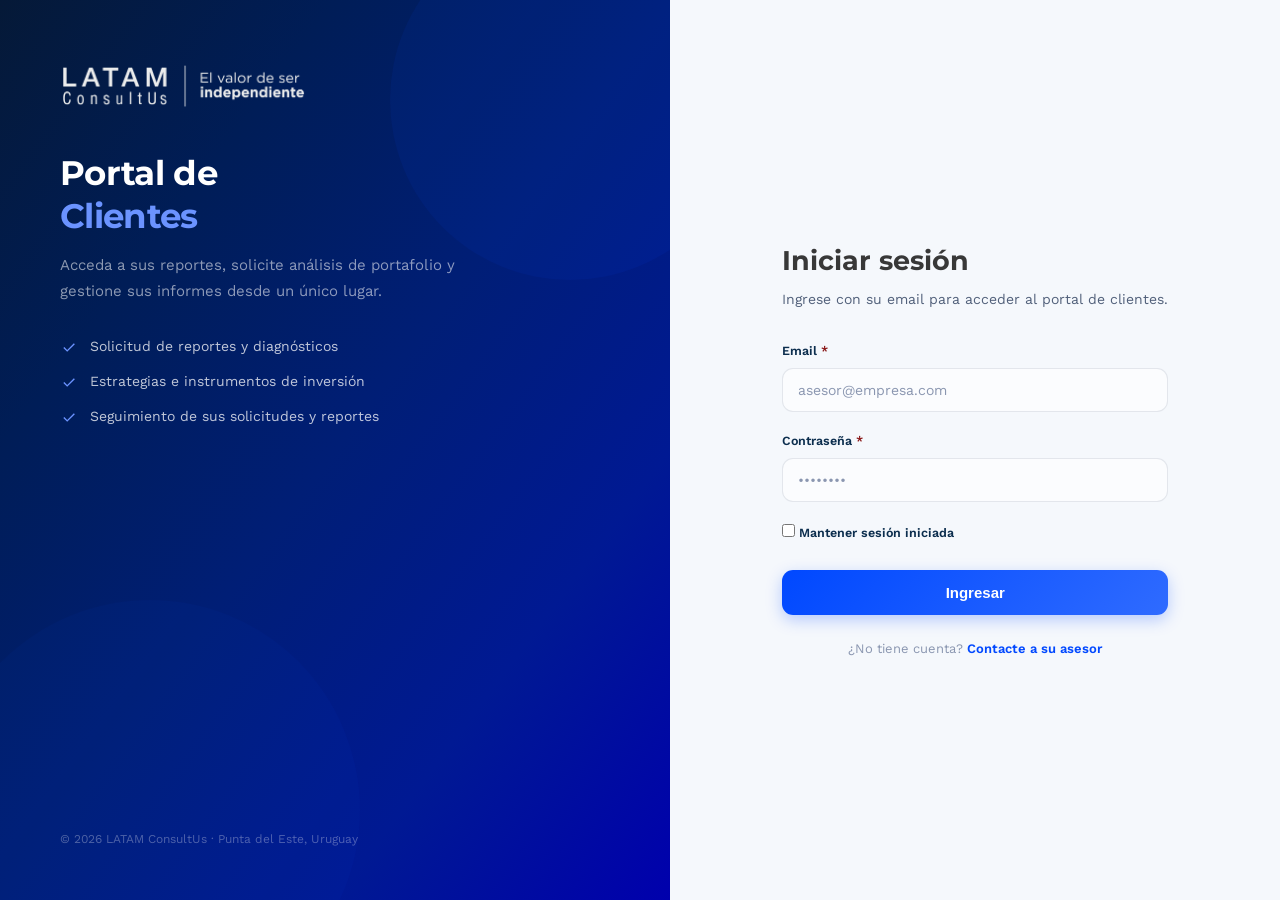
<file: index.html>
<!DOCTYPE html>
<html lang="es">
<head>
<meta charset="UTF-8">
<meta name="viewport" content="width=device-width, initial-scale=1.0">
<title>Acceso clientes — LATAM ConsultUs</title>
<link rel="stylesheet" href="assets/css/styles.css">
</head>
<body>

<div class="login-wrap">

  <!-- ASIDE (marca) -->
  <aside class="login-aside">
    <div class="login-aside-content">
      <a href="https://www.latamconsultus.com/" class="logo on-dark">
        <img src="assets/img/logo-latam-blanco.png" alt="LATAM ConsultUs — El valor de ser independiente" class="brand-logo">
      </a>
      <h2>Portal de<br><span>Clientes</span></h2>
      <p>Acceda a sus reportes, solicite análisis de portafolio y gestione sus informes desde un único lugar.</p>
      <ul class="login-features">
        <li><svg viewBox="0 0 20 20"><path d="M8 13.2L4.8 10l-1.1 1.1L8 15.4l8.5-8.5-1.1-1.1z"/></svg> Solicitud de reportes y diagnósticos</li>
        <li><svg viewBox="0 0 20 20"><path d="M8 13.2L4.8 10l-1.1 1.1L8 15.4l8.5-8.5-1.1-1.1z"/></svg> Estrategias e instrumentos de inversión</li>
        <li><svg viewBox="0 0 20 20"><path d="M8 13.2L4.8 10l-1.1 1.1L8 15.4l8.5-8.5-1.1-1.1z"/></svg> Seguimiento de sus solicitudes y reportes</li>
      </ul>
    </div>
    <div class="login-aside-foot">© 2026 LATAM ConsultUs · Punta del Este, Uruguay</div>
  </aside>

  <!-- LOGIN -->
  <main class="login-main">
    <div class="login-card">
      <h3>Iniciar sesión</h3>
      <p class="sub">Ingrese con su email para acceder al portal de clientes.</p>

      <div class="alert alert-error" id="loginAlert">Por favor ingrese un email válido y su contraseña.</div>

      <form id="loginForm" novalidate>
        <div class="field">
          <label for="usuario">Email <span class="req">*</span></label>
          <input type="email" id="usuario" name="usuario" placeholder="asesor@empresa.com" autocomplete="email">
        </div>
        <div class="field">
          <label for="clave">Contraseña <span class="req">*</span></label>
          <input type="password" id="clave" name="clave" placeholder="••••••••" autocomplete="current-password">
        </div>
        <div class="field">
          <label class="checkbox-field"><input type="checkbox" id="recordar"> Mantener sesión iniciada</label>
        </div>
        <div class="form-actions">
          <button type="submit" class="btn btn-gold btn-block btn-lg">Ingresar</button>
        </div>
      </form>

      <p style="text-align:center; margin-top:24px; font-size:13px; color:var(--text-muted);">
        ¿No tiene cuenta? <a href="https://www.latamconsultus.com/" style="color:var(--blue); font-weight:600;">Contacte a su asesor</a>
      </p>
    </div>
  </main>

</div>

<script src="assets/js/main.js"></script>
</body>
</html>
</file>
<file: assets/css/styles.css>
/* ============================================================
   LATAM ConsultUs — Portal de Clientes
   Hoja de estilos compartida
   ============================================================ */

@import url('https://fonts.googleapis.com/css2?family=Montserrat:wght@500;600;700;800&family=Work+Sans:wght@400;500;600;700&display=swap');

:root {
  --navy: #0C2E4E;        /* primary */
  --navy-mid: #0A2742;
  --navy-light: #266289;  /* secondary steel-blue */
  --navy-dark: #001E3B;
  --gold: #0048FF;        /* accent (electric blue) */
  --gold-light: #6B93FF;
  --gold-deep: #0038CC;
  --bronze: #C1976B;      /* secondary brand accent */
  --white: #FFFFFF;
  --off-white: #F5F8FC;
  --text-primary: #0C2E4E;
  --text-body: #383838;
  --text-secondary: #51607A;
  --text-muted: #8A96B0;
  --border: rgba(12, 46, 78, 0.12);
  --green: #17852C;
  --green-bg: #E7F6EA;
  --blue: #0048FF;
  --blue-soft: #266289;
  --blue-bg: #E6EDFF;
  --amber: #96600A;
  --amber-bg: #FEF3E2;
  --red: #8B1A1A;
  --red-bg: #FDEAEA;
  --shadow-sm: 0 2px 12px rgba(12, 46, 78, 0.06);
  --shadow-md: 0 8px 28px rgba(12, 46, 78, 0.12);
  --radius: 12px;
}

* { box-sizing: border-box; margin: 0; padding: 0; }

html { scroll-behavior: smooth; }

body {
  font-family: 'Work Sans', 'Segoe UI', system-ui, -apple-system, sans-serif;
  background: var(--off-white);
  color: var(--text-body);
  min-height: 100vh;
  line-height: 1.5;
}

h1, h2, h3, h4, .logo-text, .section-title, .phase-title, .card-title,
.feature h2, .mv-card h3, .member .m-name, .stat-item .num, .hero-stat .num,
.team-banner .tb-stat .num, .svc-card h4 {
  font-family: 'Montserrat', 'Segoe UI', system-ui, sans-serif;
}

a { color: inherit; text-decoration: none; }

/* ============================================================
   BRAND / LOGO
   ============================================================ */
.logo {
  display: flex;
  align-items: center;
  gap: 12px;
}
.brand-logo { height: 30px; width: auto; display: block; }
.sidebar .brand-logo { height: 26px; }
.login-aside .brand-logo { height: 40px; }
footer .brand-logo { height: 30px; }
@media (max-width: 600px) { .brand-logo { height: 26px; } }

/* ============================================================
   TOP NAVIGATION (sticky)
   ============================================================ */
.topnav {
  position: sticky;
  top: 0;
  z-index: 50;
  background: var(--navy);
  border-bottom: 1px solid rgba(255, 255, 255, 0.08);
}
.topnav-inner {
  max-width: 1080px;
  margin: 0 auto;
  padding: 14px 32px;
  display: flex;
  align-items: center;
  justify-content: space-between;
  gap: 24px;
}
.nav-links {
  display: flex;
  align-items: center;
  gap: 28px;
  list-style: none;
}
.nav-links a {
  color: rgba(255, 255, 255, 0.7);
  font-size: 14px;
  font-weight: 500;
  transition: color 0.2s;
}
.nav-links a:hover, .nav-links a.active { color: var(--gold-light); }

.btn {
  display: inline-flex;
  align-items: center;
  justify-content: center;
  gap: 8px;
  font-size: 14px;
  font-weight: 600;
  padding: 10px 20px;
  border-radius: 8px;
  border: none;
  cursor: pointer;
  transition: background 0.2s, transform 0.1s, box-shadow 0.2s, color 0.2s;
  white-space: nowrap;
}
.btn-gold { background: var(--gold); color: var(--white); }
.btn-gold:hover { background: var(--gold-deep); }
.btn-outline {
  background: transparent;
  color: var(--gold-light);
  border: 1px solid rgba(0, 72, 255, 0.5);
}
.btn-outline:hover { background: rgba(0, 72, 255, 0.1); }
.btn-navy { background: var(--navy); color: var(--white); }
.btn-navy:hover { background: var(--navy-light); }
.btn-block { width: 100%; }
.btn-lg { padding: 14px 28px; font-size: 15px; }
.btn:active { transform: translateY(1px); }

.nav-toggle {
  display: none;
  background: none;
  border: none;
  cursor: pointer;
  padding: 6px;
}
.nav-toggle span {
  display: block;
  width: 22px; height: 2px;
  background: var(--white);
  margin: 4px 0;
  border-radius: 2px;
}

/* ============================================================
   HEADER (hero)
   ============================================================ */
header.hero {
  background: var(--navy);
  padding: 56px 0 48px;
  position: relative;
  overflow: hidden;
}
header.hero::before {
  content: '';
  position: absolute;
  top: -60px; right: -60px;
  width: 300px; height: 300px;
  border-radius: 50%;
  background: rgba(0, 72, 255, 0.06);
}
header.hero::after {
  content: '';
  position: absolute;
  bottom: -80px; left: 10%;
  width: 400px; height: 400px;
  border-radius: 50%;
  background: rgba(0, 72, 255, 0.04);
}
.header-inner {
  max-width: 900px;
  margin: 0 auto;
  padding: 0 32px;
  position: relative;
  z-index: 1;
}
h1 {
  color: var(--white);
  font-size: 36px;
  font-weight: 700;
  line-height: 1.2;
  margin-bottom: 12px;
  letter-spacing: -0.02em;
}
h1 span { color: var(--gold-light); }
.header-subtitle {
  color: rgba(255, 255, 255, 0.55);
  font-size: 16px;
  line-height: 1.6;
  max-width: 560px;
  margin-bottom: 40px;
}

.stats-row { display: flex; gap: 24px; }
.stat-item {
  background: rgba(255, 255, 255, 0.06);
  border: 1px solid rgba(255, 255, 255, 0.1);
  border-radius: var(--radius);
  padding: 16px 24px;
  text-align: center;
  min-width: 120px;
}
.stat-item .num { font-size: 28px; font-weight: 700; color: var(--gold-light); line-height: 1; }
.stat-item .lbl { font-size: 12px; color: rgba(255, 255, 255, 0.45); margin-top: 4px; }

/* ============================================================
   MAIN
   ============================================================ */
main { max-width: 900px; margin: 0 auto; padding: 48px 32px 80px; }

.section-eyebrow {
  font-size: 12px;
  font-weight: 700;
  letter-spacing: 0.08em;
  text-transform: uppercase;
  color: var(--gold);
  margin-bottom: 8px;
}
.section-title { font-size: 24px; font-weight: 700; margin-bottom: 8px; }
.section-lead { color: var(--text-secondary); font-size: 15px; max-width: 620px; margin-bottom: 32px; }

/* ============================================================
   PHASES (home — automation plan)
   ============================================================ */
.phase { margin-bottom: 48px; }
.phase-header { display: flex; align-items: center; gap: 14px; margin-bottom: 20px; }
.phase-dot { width: 10px; height: 10px; border-radius: 50%; flex-shrink: 0; }
.p1 .phase-dot { background: var(--green); }
.p2 .phase-dot { background: var(--blue); }
.p3 .phase-dot { background: var(--amber); }
.p4 .phase-dot { background: var(--red); }
.phase-badge {
  font-size: 11px; font-weight: 600; padding: 3px 10px; border-radius: 20px;
  letter-spacing: 0.04em; text-transform: uppercase;
}
.p1 .phase-badge { background: var(--green-bg); color: var(--green); }
.p2 .phase-badge { background: var(--blue-bg); color: var(--blue); }
.p3 .phase-badge { background: var(--amber-bg); color: var(--amber); }
.p4 .phase-badge { background: var(--red-bg); color: var(--red); }
.phase-title { font-size: 18px; font-weight: 600; color: var(--text-primary); }
.phase-divider { flex: 1; height: 1px; background: var(--border); }

.tasks { display: flex; flex-direction: column; gap: 8px; }
.task {
  display: flex; align-items: center; justify-content: space-between; gap: 16px;
  background: var(--white); border: 1px solid var(--border); border-radius: var(--radius);
  padding: 14px 18px; transition: border-color 0.2s, box-shadow 0.2s;
}
.task:hover { border-color: rgba(11, 27, 56, 0.2); box-shadow: var(--shadow-sm); }
.task-info { min-width: 0; }
.task-name { font-size: 14px; font-weight: 600; color: var(--text-primary); }
.task-desc { font-size: 12px; color: var(--text-muted); margin-top: 3px; }

.auto-badge {
  font-size: 11px; font-weight: 600; padding: 3px 10px; border-radius: 20px;
  white-space: nowrap; flex-shrink: 0;
}
.auto-100 { background: var(--green-bg); color: var(--green); }
.auto-alto { background: var(--blue-bg); color: var(--blue); }
.auto-parcial { background: var(--amber-bg); color: var(--amber); }

.note {
  margin-top: 12px; padding: 10px 14px; background: var(--blue-bg);
  border-left: 3px solid var(--blue); border-radius: 0 8px 8px 0;
  font-size: 12px; color: var(--blue); line-height: 1.6;
}

.legend {
  display: flex; gap: 20px; margin-bottom: 40px; padding: 16px 20px;
  background: var(--white); border: 1px solid var(--border); border-radius: var(--radius);
  flex-wrap: wrap;
}
.legend-item { display: flex; align-items: center; gap: 8px; font-size: 12px; color: var(--text-secondary); }
.legend-badge { font-size: 11px; font-weight: 600; padding: 2px 8px; border-radius: 20px; }

/* ============================================================
   LANDING — secciones corporativas
   ============================================================ */
.container { max-width: 1080px; margin: 0 auto; padding: 0 32px; }

.hero-home {
  background: linear-gradient(to right bottom, #051937, #001d57, #001e76, #001993, #0000ad);
  padding: 96px 0 88px;
  position: relative;
  overflow: hidden;
}
.hero-home::after {
  content: '';
  position: absolute;
  top: -140px; right: -120px;
  width: 540px; height: 540px;
  border-radius: 50%;
  background: radial-gradient(circle, rgba(255,255,255,0.07), transparent 70%);
}
.hero-home h1 span { color: #7AA0FF; }
.hero-eyebrow { color: #7AA0FF; }
.hero-home .container { position: relative; z-index: 1; }
.hero-eyebrow {
  display: inline-block; font-size: 12px; font-weight: 700; letter-spacing: 0.12em;
  text-transform: uppercase; color: var(--gold); margin-bottom: 20px;
  padding: 6px 14px; border: 1px solid rgba(0, 72, 255,0.3); border-radius: 20px;
}
.hero-home h1 { font-size: 52px; line-height: 1.1; max-width: 760px; }
.hero-home .header-subtitle { font-size: 18px; margin-top: 20px; max-width: 600px; }
.hero-cta { display: flex; gap: 14px; margin-top: 36px; flex-wrap: wrap; }
.hero-stats { display: flex; gap: 48px; margin-top: 56px; flex-wrap: wrap; }
.hero-stat .num { font-size: 40px; font-weight: 700; color: var(--gold-light); line-height: 1; }
.hero-stat .lbl { font-size: 14px; color: rgba(255,255,255,0.55); margin-top: 8px; max-width: 200px; }

.section { padding: 80px 0; }
.section.alt { background: var(--white); }
.section-head { text-align: center; max-width: 680px; margin: 0 auto 48px; }
.section-head .section-eyebrow { text-align: center; }
.section-head h2 { font-size: 34px; font-weight: 700; letter-spacing: -0.02em; margin-bottom: 14px; }
.section-head p { color: var(--text-secondary); font-size: 16px; line-height: 1.7; }
.tagline-quote {
  text-align: center; font-size: 22px; font-weight: 600; color: var(--navy);
  font-style: italic; margin: 8px auto 0; max-width: 640px;
}

.intro-text {
  font-size: 19px; line-height: 1.8; color: var(--text-secondary);
  max-width: 820px; margin: 0 auto 48px; text-align: center;
}
.intro-text strong { color: var(--text-primary); }

.two-col { display: grid; grid-template-columns: 1fr 1fr; gap: 24px; }
.mv-card {
  background: var(--off-white); border: 1px solid var(--border);
  border-radius: var(--radius); padding: 32px;
}
.section.alt .mv-card { background: var(--off-white); }
.mv-card .mv-icon {
  width: 48px; height: 48px; border-radius: 12px; background: var(--navy);
  display: flex; align-items: center; justify-content: center; margin-bottom: 20px;
}
.mv-card .mv-icon svg { width: 24px; height: 24px; fill: var(--gold-light); }
.mv-card h3 { font-size: 20px; font-weight: 700; margin-bottom: 12px; }
.mv-card p { color: var(--text-secondary); font-size: 15px; line-height: 1.7; }

/* MaximUs feature */
.feature {
  display: grid; grid-template-columns: 1.1fr 1fr; gap: 56px; align-items: center;
}
.feature-badge {
  display: inline-flex; align-items: center; gap: 8px; font-size: 13px; font-weight: 700;
  color: var(--gold); letter-spacing: 0.04em; margin-bottom: 16px;
}
.feature h2 { font-size: 32px; font-weight: 700; margin-bottom: 16px; letter-spacing: -0.02em; }
.feature p { color: var(--text-secondary); font-size: 16px; line-height: 1.8; margin-bottom: 24px; }
.feature-list { list-style: none; display: flex; flex-direction: column; gap: 14px; }
.feature-list li { display: flex; align-items: flex-start; gap: 12px; font-size: 15px; color: var(--text-primary); }
.feature-list svg { width: 20px; height: 20px; fill: var(--gold); flex-shrink: 0; margin-top: 2px; }
.feature-visual {
  background: linear-gradient(150deg, var(--navy) 0%, var(--navy-light) 100%);
  border-radius: 16px; padding: 28px; min-height: 320px;
  display: flex; align-items: center; justify-content: center;
  position: relative; overflow: hidden;
}
.feature-visual img { width: 100%; height: auto; border-radius: 8px; display: block; }

/* Experiencias */
.exp-grid { display: grid; grid-template-columns: repeat(auto-fit, minmax(220px, 1fr)); gap: 20px; }
.exp-card {
  border-radius: var(--radius); overflow: hidden; border: 1px solid var(--border);
  background: var(--white); transition: transform 0.2s, box-shadow 0.2s;
}
.exp-card:hover { transform: translateY(-4px); box-shadow: var(--shadow-md); }
.exp-card .exp-img {
  height: 160px; background: linear-gradient(135deg, var(--navy) 0%, var(--navy-light) 100%);
  background-size: cover; background-position: center;
  display: flex; align-items: flex-end; position: relative;
}
.exp-card .exp-img::after {
  content: ''; position: absolute; inset: 0;
  background: linear-gradient(to top, rgba(5,25,55,0.75), rgba(5,25,55,0.05) 60%);
}
.exp-card .exp-body { padding: 18px 20px; }
.exp-card .exp-body h4 { font-size: 16px; font-weight: 700; margin-bottom: 4px; }
.exp-card .exp-body p { font-size: 13px; color: var(--text-muted); }

/* Equipo */
.team-banner {
  background: var(--navy); border-radius: 16px; padding: 40px 48px; margin-bottom: 40px;
  display: flex; gap: 48px; align-items: center; flex-wrap: wrap; justify-content: center; text-align: center;
}
.team-banner .tb-stat .num { font-size: 38px; font-weight: 700; color: var(--gold-light); }
.team-banner .tb-stat .lbl { color: rgba(255,255,255,0.6); font-size: 14px; margin-top: 6px; max-width: 220px; }
.team-grid { display: grid; grid-template-columns: repeat(auto-fill, minmax(180px, 1fr)); gap: 16px; }
.member {
  background: var(--white); border: 1px solid var(--border); border-radius: var(--radius);
  padding: 24px 20px; text-align: center; transition: border-color 0.2s, box-shadow 0.2s;
}
.member:hover { border-color: var(--gold); box-shadow: var(--shadow-sm); }
.member .m-avatar {
  width: 96px; height: 96px; border-radius: 50%; margin: 0 auto 16px;
  background: var(--off-white); color: var(--navy); border: 3px solid var(--blue-bg);
  display: flex; align-items: center; justify-content: center; font-size: 22px; font-weight: 700;
  overflow: hidden;
}
.member .m-avatar img { width: 100%; height: 100%; object-fit: cover; object-position: center top; }
.member .m-name { font-size: 15px; font-weight: 700; }
.member .m-role { font-size: 12px; color: var(--gold); font-weight: 600; margin-top: 4px; }

/* Contacto */
.contact-grid { display: grid; grid-template-columns: 1fr 1.1fr; gap: 48px; align-items: start; }
.contact-info { display: flex; flex-direction: column; gap: 24px; }
.contact-row { display: flex; gap: 16px; align-items: flex-start; }
.contact-row .ci-icon {
  width: 44px; height: 44px; border-radius: 12px; background: var(--off-white);
  border: 1px solid var(--border); display: flex; align-items: center; justify-content: center; flex-shrink: 0;
}
.contact-row .ci-icon svg { width: 20px; height: 20px; fill: var(--gold); }
.contact-row .ci-label { font-size: 12px; color: var(--text-muted); text-transform: uppercase; letter-spacing: 0.05em; }
.contact-row .ci-value { font-size: 15px; font-weight: 600; color: var(--text-primary); margin-top: 2px; }
.contact-card { background: var(--white); border: 1px solid var(--border); border-radius: var(--radius); padding: 32px; box-shadow: var(--shadow-sm); }

/* ============================================================
   FOOTER
   ============================================================ */
footer {
  background: var(--navy);
  padding: 40px 32px 28px;
  color: rgba(255, 255, 255, 0.4);
  font-size: 13px;
}
.footer-inner {
  max-width: 1080px; margin: 0 auto;
  display: flex; justify-content: space-between; align-items: flex-start;
  gap: 32px; flex-wrap: wrap;
}
.footer-social { display: flex; gap: 16px; }
.footer-social a { color: rgba(255, 255, 255, 0.5); transition: color 0.2s; }
.footer-social a:hover { color: var(--gold-light); }
.footer-social svg { width: 20px; height: 20px; fill: currentColor; }
.footer-bottom {
  max-width: 1080px; margin: 24px auto 0; padding-top: 20px;
  border-top: 1px solid rgba(255, 255, 255, 0.08);
  text-align: center; color: rgba(255, 255, 255, 0.3); font-size: 12px;
}

/* ============================================================
   LOGIN PAGE
   ============================================================ */
.login-wrap {
  min-height: 100vh;
  display: grid;
  grid-template-columns: 1.1fr 1fr;
}
.login-aside {
  background: linear-gradient(to right bottom, #051937, #001d57, #001e76, #001993, #0000ad);
  position: relative;
  overflow: hidden;
  padding: 56px 56px 48px;
  display: flex;
  flex-direction: column;
  justify-content: space-between;
}
.login-aside::before {
  content: '';
  position: absolute;
  top: -80px; right: -80px;
  width: 360px; height: 360px;
  border-radius: 50%;
  background: rgba(0, 72, 255, 0.07);
}
.login-aside::after {
  content: '';
  position: absolute;
  bottom: -120px; left: -60px;
  width: 420px; height: 420px;
  border-radius: 50%;
  background: rgba(0, 72, 255, 0.04);
}
.login-aside-content { position: relative; z-index: 1; }
.login-aside h2 {
  color: var(--white); font-size: 30px; font-weight: 700;
  line-height: 1.25; margin: 40px 0 16px; letter-spacing: -0.02em;
}
.login-aside h2 span { color: var(--gold-light); }
.login-aside p { color: rgba(255, 255, 255, 0.55); font-size: 15px; line-height: 1.7; max-width: 420px; }
.login-features { list-style: none; margin-top: 32px; display: flex; flex-direction: column; gap: 14px; }
.login-features li { display: flex; align-items: center; gap: 12px; color: rgba(255, 255, 255, 0.75); font-size: 14px; }
.login-features svg { width: 18px; height: 18px; fill: var(--gold-light); flex-shrink: 0; }
.login-aside-foot { position: relative; z-index: 1; color: rgba(255, 255, 255, 0.3); font-size: 12px; }

.login-main {
  display: flex;
  align-items: center;
  justify-content: center;
  padding: 48px 32px;
}
.login-card { width: 100%; max-width: 380px; }
.login-card h3 { font-size: 24px; font-weight: 700; margin-bottom: 6px; }
.login-card .sub { color: var(--text-secondary); font-size: 14px; margin-bottom: 32px; }

/* ============================================================
   FORMS
   ============================================================ */
.field { margin-bottom: 20px; }
.field label {
  display: block; font-size: 13px; font-weight: 600;
  color: var(--text-primary); margin-bottom: 8px;
}
.field .hint { font-size: 12px; color: var(--text-muted); font-weight: 400; margin-top: 4px; }
.field .req { color: var(--red); }

input[type="text"],
input[type="email"],
input[type="password"],
input[type="number"],
select,
textarea {
  width: 100%;
  font-family: inherit;
  font-size: 14px;
  color: var(--text-primary);
  background: var(--white);
  border: 1px solid var(--border);
  border-radius: 10px;
  padding: 12px 14px;
  transition: border-color 0.2s, box-shadow 0.2s;
}
input:focus, select:focus, textarea:focus {
  outline: none;
  border-color: var(--gold);
  box-shadow: 0 0 0 3px rgba(0, 72, 255, 0.15);
}
textarea { resize: vertical; min-height: 96px; }
input::placeholder, textarea::placeholder { color: var(--text-muted); }

.field-row { display: flex; gap: 16px; }
.field-row .field { flex: 1; }

/* Custom file upload */
.file-field {
  display: flex;
  align-items: center;
  gap: 0;
  border: 1px solid var(--border);
  border-radius: 10px;
  overflow: hidden;
  background: var(--white);
}
.file-field input[type="file"] { display: none; }
.file-trigger {
  background: var(--off-white);
  border-right: 1px solid var(--border);
  padding: 12px 16px;
  font-size: 13px;
  font-weight: 600;
  color: var(--navy);
  cursor: pointer;
  white-space: nowrap;
  transition: background 0.2s;
}
.file-trigger:hover { background: #E8ECF4; }
.file-name {
  padding: 12px 14px;
  font-size: 13px;
  color: var(--text-muted);
  flex: 1;
  white-space: nowrap;
  overflow: hidden;
  text-overflow: ellipsis;
}
.file-name.has-file { color: var(--text-primary); font-weight: 500; }

.checkbox-field { display: flex; align-items: flex-start; gap: 10px; font-size: 13px; color: var(--text-secondary); }
.checkbox-field input { width: auto; margin-top: 2px; }

.form-actions { margin-top: 28px; }

.alert {
  padding: 12px 16px; border-radius: 10px; font-size: 13px;
  margin-bottom: 20px; display: none;
}
.alert.show { display: block; }
.alert-success { background: var(--green-bg); color: var(--green); border-left: 3px solid var(--green); }
.alert-error { background: var(--red-bg); color: var(--red); border-left: 3px solid var(--red); }

/* ============================================================
   PORTAL LAYOUT
   ============================================================ */
.portal-shell { display: grid; grid-template-columns: 264px 1fr; min-height: calc(100vh - 0px); }

.sidebar {
  background: var(--navy);
  padding: 28px 0;
  position: sticky;
  top: 0;
  height: 100vh;
  overflow-y: auto;
  display: flex;
  flex-direction: column;
}
.sidebar .logo { padding: 0 24px 24px; margin-bottom: 8px; border-bottom: 1px solid rgba(255, 255, 255, 0.08); }
.sidebar-group { padding: 16px 0 8px; }
.sidebar-group-title {
  font-size: 11px; font-weight: 700; letter-spacing: 0.08em; text-transform: uppercase;
  color: rgba(255, 255, 255, 0.35); padding: 0 24px 8px;
}
.sidebar-link {
  display: flex; align-items: center; gap: 12px;
  padding: 11px 24px; font-size: 14px; color: rgba(255, 255, 255, 0.65);
  cursor: pointer; border-left: 3px solid transparent; transition: background 0.15s, color 0.15s;
}
.sidebar-link:hover { background: rgba(255, 255, 255, 0.04); color: var(--white); }
.sidebar-link.active {
  background: rgba(0, 72, 255, 0.1);
  color: var(--gold-light);
  border-left-color: var(--gold);
  font-weight: 600;
}
.sidebar-link svg { width: 18px; height: 18px; fill: currentColor; flex-shrink: 0; }
.sidebar-foot { margin-top: auto; padding: 16px 24px 0; }

.portal-main { background: var(--off-white); }
.portal-topbar {
  background: var(--white);
  border-bottom: 1px solid var(--border);
  padding: 16px 40px;
  display: flex; align-items: center; justify-content: space-between;
  position: sticky; top: 0; z-index: 20;
}
.portal-topbar .crumb { font-size: 13px; color: var(--text-muted); }
.portal-user { display: flex; align-items: center; gap: 12px; }
.avatar {
  width: 36px; height: 36px; border-radius: 50%;
  background: var(--navy); color: var(--gold-light);
  display: flex; align-items: center; justify-content: center;
  font-size: 14px; font-weight: 700;
}
.portal-content { padding: 40px; max-width: 920px; }

.form-section { display: none; }
.form-section.active { display: block; animation: fadeIn 0.25s ease; }
@keyframes fadeIn { from { opacity: 0; transform: translateY(6px); } to { opacity: 1; transform: translateY(0); } }

.stepper { display: flex; align-items: center; justify-content: center; margin-bottom: 36px; }
.stepper .dot {
  width: 32px; height: 32px; border-radius: 50%;
  background: var(--navy); color: var(--white);
  display: flex; align-items: center; justify-content: center;
  font-size: 14px; font-weight: 700; flex-shrink: 0;
}
.stepper .bar { height: 3px; width: 120px; background: var(--border); border-radius: 3px; }

.form-grid { display: grid; grid-template-columns: 1fr 1fr; gap: 40px; align-items: start; }
.form-instructions { font-size: 14px; color: var(--text-secondary); line-height: 1.7; }
.form-instructions p { margin-bottom: 14px; }
.form-instructions strong { color: var(--text-primary); }
.form-instructions .lead { color: var(--text-primary); font-weight: 600; }

.card {
  background: var(--white); border: 1px solid var(--border);
  border-radius: var(--radius); padding: 28px; box-shadow: var(--shadow-sm);
}
.card-title { font-size: 18px; font-weight: 700; margin-bottom: 4px; }
.card-sub { font-size: 13px; color: var(--text-muted); margin-bottom: 24px; }

/* Portal dashboard cards */
.cards-grid {
  display: grid; grid-template-columns: repeat(auto-fill, minmax(240px, 1fr)); gap: 16px; margin-top: 8px;
}
.svc-card {
  background: var(--white); border: 1px solid var(--border); border-radius: var(--radius);
  padding: 22px; cursor: pointer; transition: border-color 0.2s, box-shadow 0.2s, transform 0.1s;
}
.svc-card:hover { border-color: var(--gold); box-shadow: var(--shadow-md); transform: translateY(-2px); }
.svc-icon {
  width: 42px; height: 42px; border-radius: 10px; background: var(--navy);
  display: flex; align-items: center; justify-content: center; margin-bottom: 16px;
}
.svc-icon svg { width: 22px; height: 22px; fill: var(--gold-light); }
.svc-card h4 { font-size: 15px; font-weight: 700; margin-bottom: 6px; }
.svc-card p { font-size: 13px; color: var(--text-muted); line-height: 1.5; }

.banner {
  background: linear-gradient(135deg, var(--gold) 0%, var(--gold-light) 100%);
  color: var(--navy); border-radius: var(--radius); padding: 14px 20px;
  font-size: 13px; font-weight: 600; margin-bottom: 28px;
  display: flex; align-items: center; gap: 10px;
}
.banner svg { width: 18px; height: 18px; fill: var(--navy); flex-shrink: 0; }

.banner-warn {
  background: var(--amber-bg); color: var(--amber); border: 1px solid rgba(150,96,10,0.25);
  border-radius: 10px; padding: 12px 16px; font-size: 13px; margin: 20px 0; line-height: 1.5;
}

/* Instrument cards (Bonos / Fondos / ETFs / Acciones) — masonry para evitar huecos */
.igrid { column-count: 2; column-gap: 20px; margin-top: 8px; }
.igrid > .icard, .igrid > div { break-inside: avoid; -webkit-column-break-inside: avoid; margin-bottom: 20px; display: block; width: 100%; }
.fa-grid { display: grid; grid-template-columns: 1fr 1fr 1fr; gap: 22px; align-items: start; }
.icard {
  background: var(--white); border: 1px solid var(--border); border-radius: var(--radius);
  overflow: hidden; box-shadow: var(--shadow-sm);
}
.icard-head {
  padding: 16px 20px; border-bottom: 1px solid var(--border);
  font-family: 'Montserrat', sans-serif; font-weight: 700; font-size: 14px;
  text-transform: uppercase; letter-spacing: 0.03em; color: var(--navy);
}
.icard-body { padding: 20px; }
.icard-body > p { font-size: 13px; color: var(--text-secondary); line-height: 1.6; margin-bottom: 16px; }
.icard-body .field:last-of-type { margin-bottom: 16px; }
.icard .btn { width: 100%; }

.doc-link {
  display: flex; align-items: center; gap: 10px; font-size: 13px; font-weight: 600;
  color: var(--blue-soft); padding: 7px 0;
}
.doc-link svg { width: 15px; height: 18px; fill: #C0392B; flex-shrink: 0; }
.doc-link:hover { color: var(--blue); text-decoration: underline; }
.doc-list { display: flex; flex-direction: column; gap: 2px; margin-top: 4px; }

.bullets { list-style: none; margin: 0 0 16px; display: flex; flex-direction: column; gap: 8px; }
.bullets li { position: relative; padding-left: 18px; font-size: 13px; color: var(--text-secondary); line-height: 1.5; }
.bullets li::before { content: '▸'; position: absolute; left: 0; color: var(--blue-soft); }

/* Performance / Biblioteca tables */
.perf-table, .lib-table { width: 100%; border-collapse: collapse; font-size: 13px; }
.perf-table th, .lib-table th {
  background: var(--navy); color: #fff; padding: 11px 14px; text-align: left;
  font-family: 'Montserrat', sans-serif; font-weight: 600; font-size: 12px;
  text-transform: uppercase; letter-spacing: 0.03em; white-space: nowrap;
}
.perf-table td, .lib-table td { padding: 11px 14px; border-bottom: 1px solid var(--border); }
.perf-table tr:nth-child(even) td, .lib-table tr:nth-child(even) td { background: var(--off-white); }
.perf-table td.pos { color: var(--green); font-weight: 600; }
.table-wrap { overflow-x: auto; border: 1px solid var(--border); border-radius: var(--radius); }
.lib-table .mini { color: var(--blue-soft); font-weight: 600; font-size: 12px; }
.pill { display: inline-block; font-size: 11px; font-weight: 600; padding: 2px 10px; border-radius: 20px; background: var(--amber-bg); color: var(--amber); }

/* Flujos chart (ETFs) */
.flujos { display: flex; flex-direction: column; gap: 12px; padding: 8px 4px; }
.flujo-row { display: grid; grid-template-columns: 180px 1fr; align-items: center; gap: 14px; font-size: 12px; }
.flujo-name { color: var(--text-secondary); text-align: right; }
.flujo-track { position: relative; height: 16px; background: var(--off-white); border-radius: 4px; }
.flujo-track .zero { position: absolute; left: 50%; top: -2px; bottom: -2px; width: 1px; background: var(--border); }
.flujo-bar { position: absolute; top: 0; height: 16px; border-radius: 3px; }
.flujo-bar.pos { left: 50%; background: var(--navy-light); }
.flujo-bar.neg { right: 50%; background: var(--blue); }

.subtabs { display: flex; gap: 6px; flex-wrap: wrap; margin-bottom: 28px; border-bottom: 1px solid var(--border); }
.subtab {
  padding: 10px 16px; font-size: 13px; font-weight: 600; color: var(--text-secondary);
  cursor: pointer; border-bottom: 2px solid transparent; margin-bottom: -1px;
}
.subtab:hover { color: var(--navy); }
.subtab.active { color: var(--blue); border-bottom-color: var(--blue); }

.vs-divider { text-align: center; font-family: 'Montserrat', sans-serif; font-weight: 700; color: var(--text-muted); margin: 6px 0; }

/* ============================================================
   PORTAL — VISUAL UPGRADE (scoped to .portal-shell)
   ============================================================ */
.portal-main {
  background:
    radial-gradient(1100px 420px at 100% -8%, rgba(0,72,255,0.06), transparent 60%),
    radial-gradient(800px 380px at -5% 110%, rgba(38,98,137,0.06), transparent 60%),
    var(--off-white);
}
.portal-content { max-width: 980px; }

/* Sidebar */
.portal-shell .sidebar {
  background: linear-gradient(180deg, #0A2742 0%, #0C2E4E 55%, #07223c 100%);
  box-shadow: 2px 0 28px rgba(5,25,55,0.18);
}
.portal-shell .sidebar .logo { padding: 4px 22px 22px; }
.portal-shell .sidebar-group { padding: 14px 0 6px; }
.portal-shell .sidebar-group-title { font-size: 10.5px; letter-spacing: 0.13em; color: rgba(255,255,255,0.32); padding: 0 26px 10px; }
.portal-shell .sidebar-link {
  margin: 2px 12px; padding: 11px 14px; border-radius: 11px;
  border-left: none; gap: 13px; font-size: 13.5px; position: relative;
}
.portal-shell .sidebar-link svg { transition: fill 0.18s, transform 0.18s; opacity: 0.85; }
.portal-shell .sidebar-link:hover { background: rgba(255,255,255,0.07); color: #fff; }
.portal-shell .sidebar-link:hover svg { transform: translateX(1px); opacity: 1; }
.portal-shell .sidebar-link.active {
  background: linear-gradient(90deg, rgba(0,72,255,0.30), rgba(0,72,255,0.04));
  color: #fff; box-shadow: inset 0 0 0 1px rgba(107,147,255,0.28);
}
.portal-shell .sidebar-link.active::before {
  content: ''; position: absolute; left: -12px; top: 50%; transform: translateY(-50%);
  width: 4px; height: 22px; border-radius: 0 4px 4px 0; background: var(--gold-light);
}
.portal-shell .sidebar-link.active svg { fill: var(--gold-light); opacity: 1; }
.portal-shell .sidebar-foot { padding: 18px 18px 4px; }
.portal-shell .sidebar-foot .btn-outline { border-color: rgba(255,255,255,0.2); color: rgba(255,255,255,0.75); border-radius: 10px; }
.portal-shell .sidebar-foot .btn-outline:hover { background: rgba(255,255,255,0.08); color: #fff; }

/* Topbar — glass */
.portal-shell .portal-topbar {
  background: rgba(255,255,255,0.82); backdrop-filter: blur(12px); -webkit-backdrop-filter: blur(12px);
  border-bottom: 1px solid rgba(12,46,78,0.07);
  box-shadow: 0 6px 24px rgba(12,46,78,0.04);
}
.portal-shell .crumb { font-size: 13px; }
.portal-shell .avatar {
  background: linear-gradient(135deg, var(--blue), #6B93FF); color: #fff;
  box-shadow: 0 4px 12px rgba(0,72,255,0.28);
}

/* Hero banner (dashboard) */
.portal-hero {
  background: linear-gradient(120deg, #051937 0%, #0a2f6e 52%, #0035d6 100%);
  border-radius: 20px; padding: 38px 40px; margin-bottom: 34px; position: relative; overflow: hidden;
  box-shadow: 0 16px 40px rgba(5,25,55,0.28);
  display: flex; align-items: center; justify-content: space-between; gap: 24px;
}
.portal-hero::after {
  content: ''; position: absolute; right: -70px; top: -70px; width: 280px; height: 280px;
  border-radius: 50%; background: radial-gradient(circle, rgba(255,255,255,0.10), transparent 70%);
}
.portal-hero::before {
  content: ''; position: absolute; left: 30%; bottom: -100px; width: 320px; height: 320px;
  border-radius: 50%; background: radial-gradient(circle, rgba(0,72,255,0.25), transparent 70%);
}
.portal-hero-text { position: relative; z-index: 1; }
.portal-hero .section-eyebrow { color: #7AA0FF; margin-bottom: 10px; }
.portal-hero h2 { color: #fff; font-size: 32px; font-weight: 700; letter-spacing: -0.02em; margin-bottom: 10px; }
.portal-hero h2 span { color: var(--gold-light); }
.portal-hero p { color: rgba(255,255,255,0.72); font-size: 15px; line-height: 1.65; max-width: 580px; }
.portal-hero-badge {
  position: relative; z-index: 1; flex-shrink: 0; text-align: center;
  background: rgba(255,255,255,0.10); border: 1px solid rgba(255,255,255,0.18);
  border-radius: 16px; padding: 18px 22px; backdrop-filter: blur(4px);
}
.portal-hero-badge .num { display: block; font-family: 'Montserrat', sans-serif; font-size: 30px; font-weight: 800; color: var(--gold-light); line-height: 1; }
.portal-hero-badge .lbl { display: block; font-size: 11px; color: rgba(255,255,255,0.6); margin-top: 6px; line-height: 1.3; }

/* Section headers (non-hero) */
.portal-content .form-section > .section-eyebrow { color: var(--blue); }
.portal-content .form-section > .section-title {
  position: relative; padding-left: 16px; font-size: 27px; margin-bottom: 10px;
}
.portal-content .form-section > .section-title::before {
  content: ''; position: absolute; left: 0; top: 5px; bottom: 5px; width: 4px;
  border-radius: 4px; background: linear-gradient(180deg, var(--blue), #6B93FF);
}
.portal-content .form-section > .section-lead { padding-left: 16px; }

/* Dashboard service cards */
.portal-content .svc-card { border-radius: 16px; border-color: rgba(12,46,78,0.08); }
.portal-content .svc-icon {
  background: linear-gradient(135deg, #0C2E4E, #1a3f6b); box-shadow: 0 6px 16px rgba(12,46,78,0.22);
  transition: background 0.2s, transform 0.2s;
}
.portal-content .svc-card:hover { border-color: rgba(0,72,255,0.4); }
.portal-content .svc-card:hover .svc-icon { background: linear-gradient(135deg, var(--blue), #6B93FF); transform: scale(1.05); }

/* Instrument cards */
.portal-content .icard {
  border-radius: 16px; border: 1px solid rgba(12,46,78,0.08);
  box-shadow: 0 4px 18px rgba(12,46,78,0.05); transition: transform 0.2s, box-shadow 0.2s;
  position: relative;
}
.portal-content .icard::after {
  content: ''; position: absolute; top: 0; left: 0; right: 0; height: 3px;
  background: linear-gradient(90deg, var(--blue), #6B93FF); opacity: 0;
  transition: opacity 0.2s; border-radius: 16px 16px 0 0;
}
.portal-content .icard:hover { transform: translateY(-3px); box-shadow: 0 14px 32px rgba(12,46,78,0.13); }
.portal-content .icard:hover::after { opacity: 1; }
.portal-content .icard-head {
  background: linear-gradient(180deg, #ffffff, #f7f9fd);
  color: var(--navy);
}

/* Form cards */
.portal-content .card { border-radius: 16px; box-shadow: 0 8px 28px rgba(12,46,78,0.07); border-color: rgba(12,46,78,0.08); }

/* Inputs */
.portal-content input[type="text"], .portal-content input[type="email"],
.portal-content input[type="password"], .portal-content input[type="number"],
.portal-content select, .portal-content textarea { background: #fdfdff; }

/* Buttons (portal) */
.portal-shell .btn-gold {
  background: linear-gradient(135deg, #0048FF 0%, #2f6bff 100%);
  box-shadow: 0 5px 16px rgba(0,72,255,0.26);
}
.portal-shell .btn-gold:hover { background: linear-gradient(135deg, #0038cc 0%, #1f5bff 100%); box-shadow: 0 8px 22px rgba(0,72,255,0.34); transform: translateY(-1px); }

/* Doc links — pill hover */
.portal-content .doc-link { padding: 8px 10px; border-radius: 9px; }
.portal-content .doc-link:hover { background: var(--blue-bg); text-decoration: none; }

/* Tables */
.portal-content .perf-table th, .portal-content .lib-table th { background: linear-gradient(135deg, #0C2E4E, #16385f); }
.portal-content .table-wrap { box-shadow: 0 6px 22px rgba(12,46,78,0.06); border-color: rgba(12,46,78,0.08); border-radius: 14px; }

/* Stepper */
.portal-content .stepper .dot { background: linear-gradient(135deg, var(--blue), #6B93FF); box-shadow: 0 5px 14px rgba(0,72,255,0.3); }

/* Cards grid spacing */
.portal-content .cards-grid { gap: 18px; }

/* ============================================================
   PORTAL UI v2 — refinamiento fuerte
   ============================================================ */

/* Ritmo y tipografía */
.portal-content { max-width: 1010px; padding: 44px 48px 72px; }
.portal-content .form-section > .section-title { font-size: 30px; margin-bottom: 12px; }
.portal-content .form-section > .section-title::before { width: 5px; background: linear-gradient(180deg, #0048FF, #7AA0FF); }
.portal-content .form-section > .section-lead { font-size: 15px; margin-bottom: 36px; max-width: 720px; }

/* Inputs premium (portal + login) */
.portal-content .field label,
.login-main .field label { font-size: 12.5px; font-weight: 600; color: var(--navy); margin-bottom: 7px; }
.portal-content input[type="text"], .portal-content input[type="email"],
.portal-content input[type="password"], .portal-content input[type="number"],
.portal-content select, .portal-content textarea,
.login-main input[type="text"], .login-main input[type="email"],
.login-main input[type="password"] {
  padding: 13px 15px; border-radius: 11px; border: 1.5px solid rgba(12,46,78,0.10);
  background: #fbfcfe; font-size: 14px;
  transition: border-color .18s, box-shadow .18s, background .18s;
}
.portal-content input:focus, .portal-content select:focus, .portal-content textarea:focus,
.login-main input:focus {
  border-color: var(--blue); background: #fff; box-shadow: 0 0 0 4px rgba(0,72,255,0.12);
}
.portal-content .file-field { border-radius: 11px; border: 1.5px solid rgba(12,46,78,0.10); background: #fbfcfe; }
.portal-content .file-trigger { background: #eef3fb; color: var(--blue); border-right-color: rgba(12,46,78,0.08); font-weight: 700; }
.portal-content .file-trigger:hover { background: #e2ebfa; }

/* Tarjetas de instrumento: detalle en el header + radios/sombras */
.portal-content .icard { border-radius: 18px; box-shadow: 0 6px 22px rgba(12,46,78,0.06); }
.portal-content .icard-head {
  display: flex; align-items: center; gap: 11px; padding: 17px 22px; font-size: 13.5px;
}
.portal-content .icard-head::before {
  content: ''; width: 9px; height: 9px; border-radius: 3px; flex-shrink: 0;
  background: linear-gradient(135deg, #0048FF, #7AA0FF); box-shadow: 0 2px 6px rgba(0,72,255,0.35);
}
.portal-content .icard-body { padding: 22px; }
.portal-content .card { border-radius: 18px; }

/* Hero con textura de puntos */
.portal-hero {
  padding: 40px 44px; border-radius: 22px;
  background-image:
    radial-gradient(rgba(255,255,255,0.06) 1px, transparent 1px),
    linear-gradient(120deg, #051937 0%, #0a2f6e 52%, #0035d6 100%);
  background-size: 22px 22px, auto;
}
.portal-hero h2 { font-size: 34px; }
.portal-hero-badge { border-radius: 18px; padding: 20px 24px; }

/* Dashboard: tarjetas con flecha al hover */
.portal-content .svc-card { border-radius: 18px; padding: 24px; box-shadow: 0 6px 22px rgba(12,46,78,0.05); position: relative; }
.portal-content .svc-card::after {
  content: '→'; position: absolute; top: 24px; right: 22px; font-size: 18px; color: var(--blue);
  opacity: 0; transform: translateX(-5px); transition: opacity .2s, transform .2s;
}
.portal-content .svc-card:hover::after { opacity: 1; transform: translateX(0); }
.portal-content .svc-icon { width: 46px; height: 46px; border-radius: 13px; }
.portal-content .svc-card h4 { font-size: 16px; }

/* Botón primario con flecha sutil */
.portal-shell .btn-gold, .login-main .btn-gold {
  border-radius: 11px;
  background: linear-gradient(135deg, #0048FF 0%, #2f6bff 100%);
  box-shadow: 0 5px 16px rgba(0,72,255,0.26);
}
.portal-shell .btn-gold:hover, .login-main .btn-gold:hover {
  background: linear-gradient(135deg, #0038cc 0%, #1f5bff 100%);
  box-shadow: 0 8px 22px rgba(0,72,255,0.34); transform: translateY(-1px);
}

/* Tablas */
.portal-content .perf-table td, .portal-content .lib-table td { padding: 13px 16px; }
.portal-content .table-wrap { border-radius: 16px; }

/* Scrollbars sutiles */
*::-webkit-scrollbar { width: 10px; height: 10px; }
*::-webkit-scrollbar-thumb { background: rgba(12,46,78,0.18); border-radius: 10px; border: 2px solid transparent; background-clip: padding-box; }
*::-webkit-scrollbar-thumb:hover { background: rgba(12,46,78,0.3); background-clip: padding-box; }
.sidebar::-webkit-scrollbar-thumb { background: rgba(255,255,255,0.18); background-clip: padding-box; }

/* Login modernizado */
.login-aside { padding: 64px 60px 52px; }
.login-aside h2 { font-size: 34px; margin-top: 44px; }
.login-aside .brand-logo { height: 44px; }
.login-card { max-width: 400px; }
.login-card h3 { font-size: 27px; }
.login-card .sub { font-size: 14px; line-height: 1.6; }
.login-features li { font-size: 14px; }

/* ============================================================
   PORTAL UI v3 — centro de mando (premium)
   ============================================================ */

/* Sidebar: íconos en tiles + tarjeta de usuario */
.portal-shell .sidebar-link svg {
  width: 30px; height: 30px; padding: 6px; border-radius: 9px;
  background: rgba(255,255,255,0.06); box-sizing: border-box; opacity: 1;
}
.portal-shell .sidebar-link.active svg { background: rgba(0,72,255,0.25); }
.portal-shell .sidebar-user {
  display: flex; align-items: center; gap: 11px; padding: 12px;
  background: rgba(255,255,255,0.05); border: 1px solid rgba(255,255,255,0.09);
  border-radius: 14px; margin-bottom: 12px;
}
.portal-shell .sidebar-user .av {
  width: 38px; height: 38px; border-radius: 11px; flex-shrink: 0;
  background: linear-gradient(135deg, #0048FF, #6B93FF); color: #fff;
  display: flex; align-items: center; justify-content: center; font-weight: 700; font-size: 15px;
}
.portal-shell .sidebar-user .nm { color: #fff; font-size: 13px; font-weight: 600; line-height: 1.25; white-space: nowrap; overflow: hidden; text-overflow: ellipsis; max-width: 138px; }
.portal-shell .sidebar-user .rl { color: rgba(255,255,255,0.45); font-size: 11px; }

/* Topbar: campana + chip de usuario */
.tb-bell {
  position: relative; width: 38px; height: 38px; border-radius: 11px;
  background: var(--off-white); border: 1px solid var(--border);
  display: flex; align-items: center; justify-content: center; cursor: pointer; transition: background .15s;
}
.tb-bell:hover { background: #e8eef7; }
.tb-bell svg { width: 18px; height: 18px; fill: var(--navy); }
.tb-bell::after { content: ''; position: absolute; top: 9px; right: 10px; width: 7px; height: 7px; border-radius: 50%; background: var(--blue); border: 2px solid #fff; }
.user-chip { display: flex; align-items: center; gap: 10px; padding: 5px 6px 5px 15px; border: 1px solid var(--border); border-radius: 30px; background: #fff; }
.user-chip .nm { font-size: 13px; font-weight: 600; color: var(--navy); }

/* KPIs */
.kpi-row { display: grid; grid-template-columns: repeat(4, 1fr); gap: 16px; margin: -10px 0 32px; }
.kpi { background: #fff; border: 1px solid var(--border); border-radius: 16px; padding: 18px; display: flex; align-items: center; gap: 14px; box-shadow: 0 6px 22px rgba(12,46,78,.05); transition: transform .2s, box-shadow .2s; }
.kpi:hover { transform: translateY(-3px); box-shadow: 0 12px 28px rgba(12,46,78,.1); }
.kpi-ic { width: 44px; height: 44px; border-radius: 13px; background: linear-gradient(135deg, #0C2E4E, #1a3f6b); display: flex; align-items: center; justify-content: center; flex-shrink: 0; }
.kpi-ic svg { width: 22px; height: 22px; fill: var(--gold-light); }
.kpi-num { font-family: 'Montserrat', sans-serif; font-size: 23px; font-weight: 800; color: var(--navy); line-height: 1; }
.kpi-lbl { font-size: 12px; color: var(--text-muted); margin-top: 5px; }

/* Encabezados de dashboard */
.dash-h { font-family: 'Montserrat', sans-serif; font-size: 14px; font-weight: 700; color: var(--navy); text-transform: uppercase; letter-spacing: .06em; margin: 4px 0 16px; display: flex; align-items: center; gap: 10px; }
.dash-h::before { content: ''; width: 18px; height: 3px; border-radius: 3px; background: linear-gradient(90deg, #0048FF, #6B93FF); }

/* Motivo gráfico del hero */
.portal-hero { position: relative; overflow: hidden; }
.hero-motif { position: absolute; right: 0; bottom: 0; width: 48%; max-width: 400px; opacity: .55; pointer-events: none; }

/* Card de performance en el dashboard */
.dash-perf { background: #fff; border: 1px solid var(--border); border-radius: 18px; box-shadow: 0 6px 22px rgba(12,46,78,.05); overflow: hidden; }
.dash-perf .dp-head { display: flex; align-items: center; justify-content: space-between; padding: 18px 22px; border-bottom: 1px solid var(--border); }
.dash-perf .dp-title { font-family: 'Montserrat', sans-serif; font-weight: 700; font-size: 15px; color: var(--navy); }
.dash-perf .dp-date { font-size: 12px; color: var(--text-muted); }
.dp-row { display: flex; align-items: center; justify-content: space-between; padding: 13px 22px; border-bottom: 1px solid var(--border); transition: background .15s; }
.dp-row:last-child { border-bottom: none; }
.dp-row:hover { background: var(--off-white); }
.dp-name { font-size: 14px; color: var(--text-primary); font-weight: 500; }
.dp-vals { display: flex; gap: 8px; align-items: center; }
.dp-chip { font-size: 12px; font-weight: 700; padding: 3px 11px; border-radius: 20px; min-width: 56px; text-align: center; }
.dp-chip.pos { background: var(--green-bg); color: var(--green); }
.dp-chip.ytd { background: var(--blue-bg); color: var(--blue); }
.dp-chip-lbl { font-size: 10px; color: var(--text-muted); font-weight: 600; }

.dash-2col { display: grid; grid-template-columns: 1.3fr 1fr; gap: 20px; align-items: start; }

/* ===== Banner de cabecera por sección ===== */
.portal-content .sec-banner {
  display: flex; align-items: center; gap: 18px; padding: 24px 28px; margin-bottom: 28px;
  border-radius: 18px; position: relative; overflow: hidden;
  background: linear-gradient(120deg, #f3f8ff 0%, #e9f1ff 100%);
  border: 1px solid rgba(0,72,255,0.12);
}
.portal-content .sec-banner::before { content: ''; position: absolute; left: 0; top: 0; bottom: 0; width: 5px; background: linear-gradient(180deg, #0048FF, #7AA0FF); }
.sec-banner-ic { width: 56px; height: 56px; border-radius: 15px; background: linear-gradient(135deg, #0C2E4E, #1a3f6b); display: flex; align-items: center; justify-content: center; flex-shrink: 0; box-shadow: 0 8px 18px rgba(12,46,78,0.18); }
.sec-banner-ic svg { width: 28px; height: 28px; fill: var(--gold-light); }
.sec-banner .section-eyebrow { margin-bottom: 5px; color: var(--blue); }
.sec-banner h2.section-title { font-size: 25px; margin-bottom: 6px; padding-left: 0; }
.sec-banner h2.section-title::before { display: none; }
.sec-banner .section-lead { font-size: 14px; color: var(--text-secondary); line-height: 1.6; max-width: 660px; margin: 0; padding-left: 0; }

/* ===== PDFs como tarjetas de descarga premium ===== */
.portal-content .doc-list { gap: 9px; margin-top: 6px; }
.portal-content .doc-link {
  padding: 12px 15px; border: 1px solid var(--border); border-radius: 12px; background: #fff;
  display: flex; align-items: center; gap: 13px; font-weight: 600; color: var(--navy); font-size: 13.5px;
  transition: border-color .15s, box-shadow .15s, transform .12s;
}
.portal-content .doc-link svg { width: 19px; height: 22px; flex-shrink: 0; }
.portal-content .doc-link::after {
  margin-left: auto; font-size: 10px; font-weight: 800; letter-spacing: .05em;
  color: var(--blue); background: var(--blue-bg); padding: 4px 9px; border-radius: 7px;
  transition: background .15s, color .15s; content: '';
}
.portal-content .doc-link[href$=".pdf"]::after { content: 'PDF'; }
.portal-content .doc-link[href^="http"]::after { content: 'Abrir \2197'; }
.portal-content .doc-link[href^="http"] svg { fill: var(--blue); }
.portal-content .doc-link[href="#"]::after { content: ''; background: none; padding: 0; }
.portal-content .doc-link:hover { border-color: var(--blue); box-shadow: 0 6px 18px rgba(0,72,255,0.13); transform: translateY(-2px); text-decoration: none; }
.portal-content .doc-link:hover::after { background: var(--blue); color: #fff; }

/* ============================================================
   RESPONSIVE
   ============================================================ */
@media (max-width: 860px) {
  .login-wrap { grid-template-columns: 1fr; }
  .login-aside { display: none; }
  .portal-shell { grid-template-columns: 1fr; }
  .sidebar {
    position: fixed; left: 0; top: 0; width: 264px; z-index: 100;
    transform: translateX(-100%); transition: transform 0.25s;
  }
  .sidebar.open { transform: translateX(0); }
  .form-grid { grid-template-columns: 1fr; gap: 28px; }
  .igrid { column-count: 1; }
  .fa-grid { grid-template-columns: 1fr; }
  .flujo-row { grid-template-columns: 120px 1fr; }
  .portal-hero { flex-direction: column; align-items: flex-start; padding: 28px 24px; }
  .portal-hero h2 { font-size: 26px; }
  .portal-hero-badge { align-self: stretch; display: flex; align-items: center; gap: 12px; }
  .portal-hero-badge .lbl { margin-top: 0; text-align: left; }
  .kpi-row { grid-template-columns: 1fr 1fr; }
  .dash-2col { grid-template-columns: 1fr; }
  .hero-motif { display: none; }
  .two-col { grid-template-columns: 1fr; }
  .feature { grid-template-columns: 1fr; gap: 36px; }
  .contact-grid { grid-template-columns: 1fr; gap: 36px; }
  .hero-home h1 { font-size: 38px; }
  .hero-home { padding: 64px 0 56px; }
  .section { padding: 56px 0; }
  .hero-stats { gap: 32px; }
}

@media (max-width: 600px) {
  h1 { font-size: 26px; }
  .stats-row { flex-wrap: wrap; }
  .stat-item { min-width: 100px; }
  .phase-title { font-size: 15px; }
  .nav-links { display: none; }
  .nav-toggle { display: block; }
  .topnav-inner.expanded .nav-links {
    display: flex; flex-direction: column; position: absolute; top: 100%; left: 0; right: 0;
    background: var(--navy-mid); padding: 16px 32px; gap: 16px; align-items: flex-start;
  }
  .field-row { flex-direction: column; gap: 0; }
  .portal-content { padding: 24px 20px; }
  .portal-topbar { padding: 14px 20px; }
}
</file>
